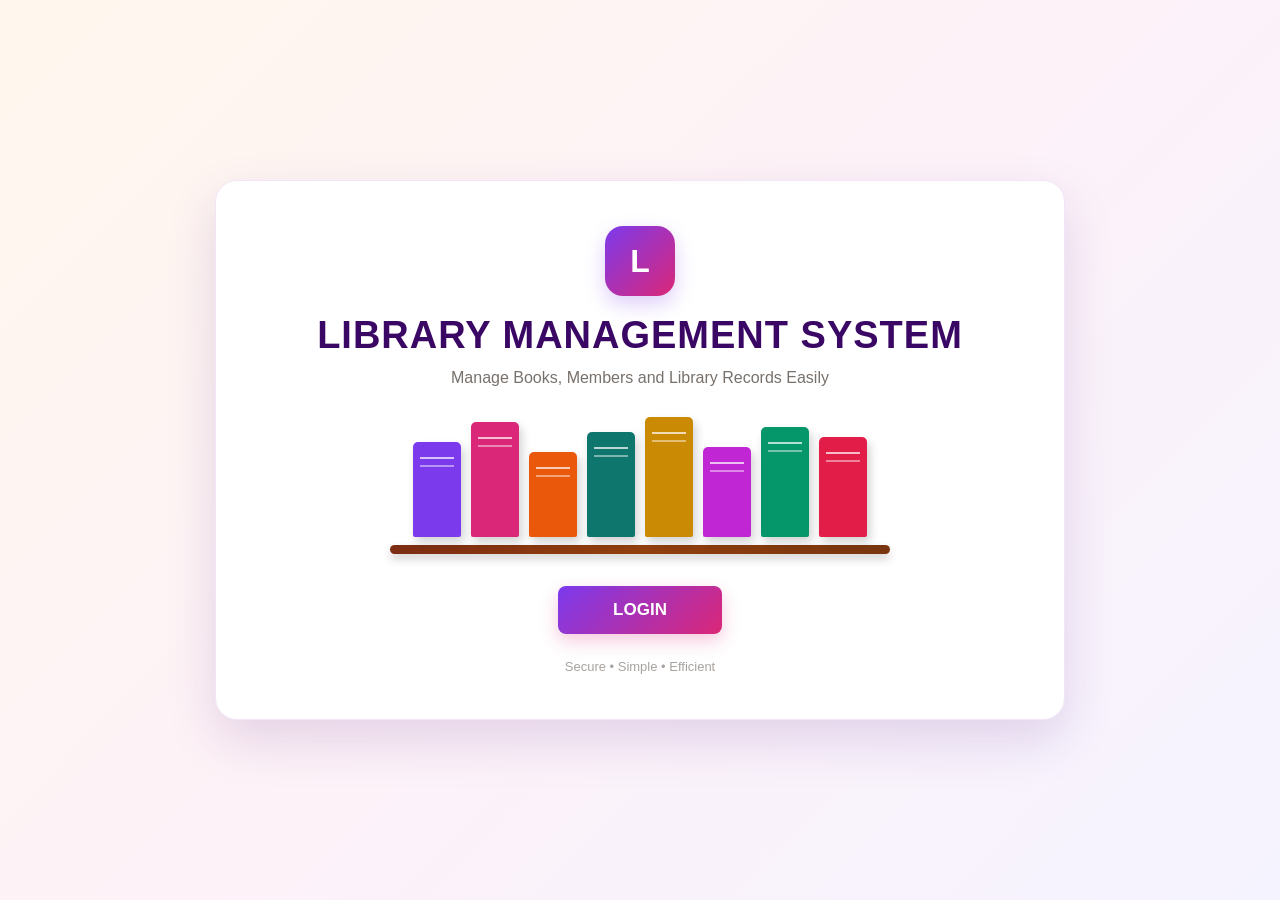
<file: templates/index.html>
<!DOCTYPE html>
<html lang="en">
<head>
    <meta charset="UTF-8">
    <meta name="viewport" content="width=device-width, initial-scale=1.0">

    <title>Library Management System</title>

    <style>
        * {
            box-sizing: border-box;
        }

        body {
            margin: 0;
            font-family: Arial, sans-serif;
            min-height: 100vh;

            display: flex;
            justify-content: center;
            align-items: center;

            background:
                linear-gradient(
                    135deg,
                    #fff7ed,
                    #fdf2f8,
                    #f5f3ff
                );
        }

        .container {
            width: 850px;
            text-align: center;

            background: rgba(255, 255, 255, 0.98);

            padding: 45px 55px;

            border-radius: 22px;

            box-shadow:
                0 20px 50px rgba(88, 28, 135, 0.15);

            border: 1px solid #f1e5f7;
        }

        /* Library Icon */

        .library-icon {
            width: 70px;
            height: 70px;

            margin: 0 auto 18px;

            display: flex;
            justify-content: center;
            align-items: center;

            background:
                linear-gradient(
                    135deg,
                    #7c3aed,
                    #db2777
                );

            color: white;

            border-radius: 18px;

            font-size: 32px;
            font-weight: bold;

            box-shadow:
                0 8px 20px rgba(124, 58, 237, 0.25);
        }

        h1 {
            margin: 0;

            color: #3b0764;

            font-size: 38px;

            font-weight: 800;

            letter-spacing: 1px;
        }

        .subtitle {
            color: #78716c;

            font-size: 16px;

            margin: 12px 0 30px;
        }

        /* Books */

        .books {
            display: flex;
            justify-content: center;
            align-items: flex-end;

            gap: 10px;

            height: 120px;

            margin-bottom: 30px;
        }

        .book {
            width: 48px;

            border-radius: 5px 5px 2px 2px;

            box-shadow:
                3px 5px 10px rgba(0, 0, 0, 0.18);

            position: relative;

            transition: 0.3s;
        }

        .book:hover {
            transform: translateY(-10px) rotate(-2deg);
        }

        .book::after {
            content: "";

            position: absolute;

            left: 7px;
            right: 7px;

            top: 15px;

            height: 2px;

            background: rgba(255, 255, 255, 0.7);

            box-shadow:
                0 8px rgba(255, 255, 255, 0.45);
        }

        .book1 {
            height: 95px;
            background: #7c3aed;
        }

        .book2 {
            height: 115px;
            background: #db2777;
        }

        .book3 {
            height: 85px;
            background: #ea580c;
        }

        .book4 {
            height: 105px;
            background: #0f766e;
        }

        .book5 {
            height: 120px;
            background: #ca8a04;
        }

        .book6 {
            height: 90px;
            background: #c026d3;
        }

        .book7 {
            height: 110px;
            background: #059669;
        }

        .book8 {
            height: 100px;
            background: #e11d48;
        }

        /* Shelf */

        .shelf {
            width: 500px;
            height: 9px;

            background:
                linear-gradient(
                    90deg,
                    #7c2d12,
                    #92400e,
                    #78350f
                );

            margin: -22px auto 32px;

            border-radius: 5px;

            box-shadow:
                0 5px 10px rgba(0, 0, 0, 0.18);
        }

        /* Login */

        .login-btn {
            display: inline-block;

            padding: 14px 55px;

            background:
                linear-gradient(
                    135deg,
                    #7c3aed,
                    #db2777
                );

            color: white;

            text-decoration: none;

            font-size: 17px;

            font-weight: bold;

            border-radius: 8px;

            box-shadow:
                0 7px 18px rgba(219, 39, 119, 0.25);

            transition: 0.3s;
        }

        .login-btn:hover {
            transform: translateY(-3px);

            background:
                linear-gradient(
                    135deg,
                    #6d28d9,
                    #be185d
                );

            box-shadow:
                0 10px 25px rgba(219, 39, 119, 0.35);
        }

        .footer {
            margin-top: 25px;

            color: #a8a29e;

            font-size: 13px;
        }

        /* Mobile */

        @media (max-width: 700px) {

            .container {
                width: 92%;
                padding: 35px 20px;
            }

            h1 {
                font-size: 27px;
            }

            .shelf {
                width: 90%;
            }

            .books {
                gap: 5px;
            }

            .book {
                width: 35px;
            }
        }
    </style>
</head>

<body>

    <div class="container">

        <div class="library-icon">
            L
        </div>

        <h1>LIBRARY MANAGEMENT SYSTEM</h1>

        <p class="subtitle">
            Manage Books, Members and Library Records Easily
        </p>

        <div class="books">

            <div class="book book1"></div>
            <div class="book book2"></div>
            <div class="book book3"></div>
            <div class="book book4"></div>
            <div class="book book5"></div>
            <div class="book book6"></div>
            <div class="book book7"></div>
            <div class="book book8"></div>

        </div>

        <div class="shelf"></div>

        <a href="{{ url_for('login') }}" class="login-btn">
            LOGIN
        </a>

        <div class="footer">
            Secure • Simple • Efficient
        </div>

    </div>

</body>
</html>
</file>
